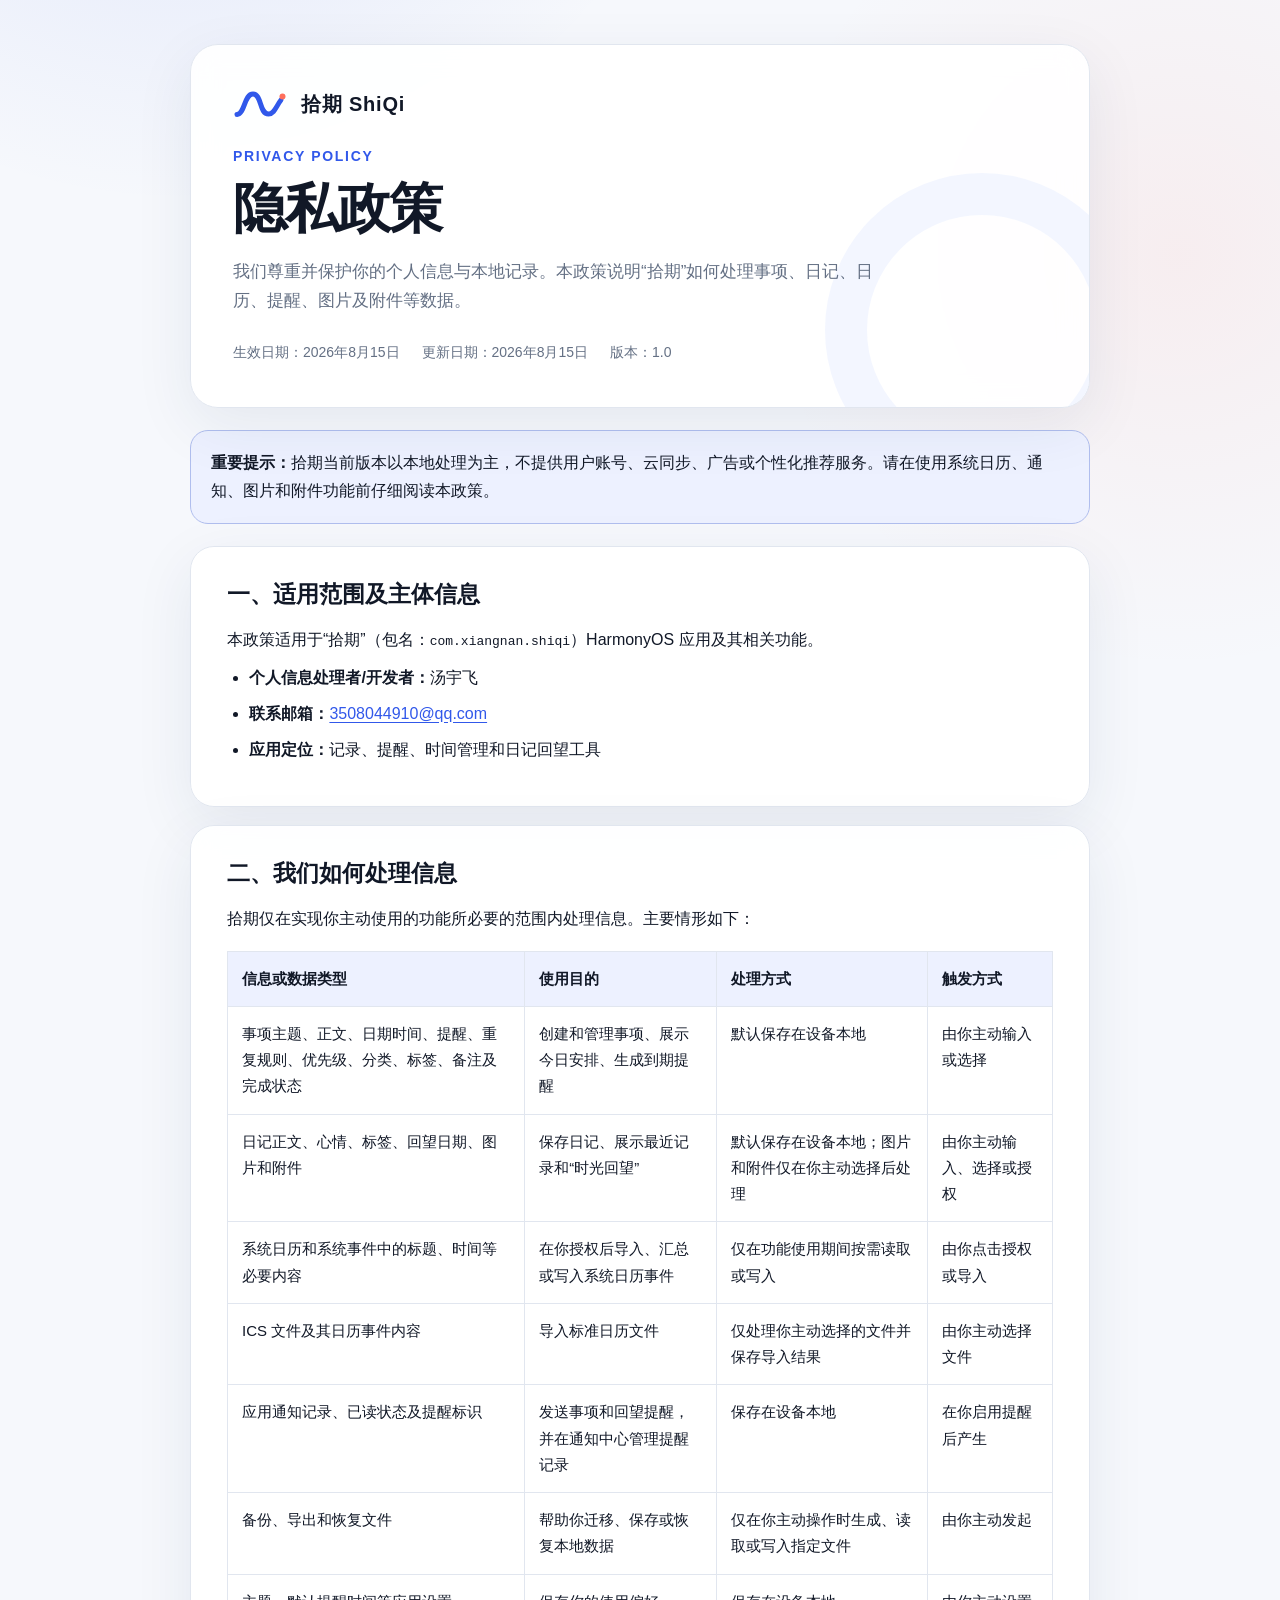
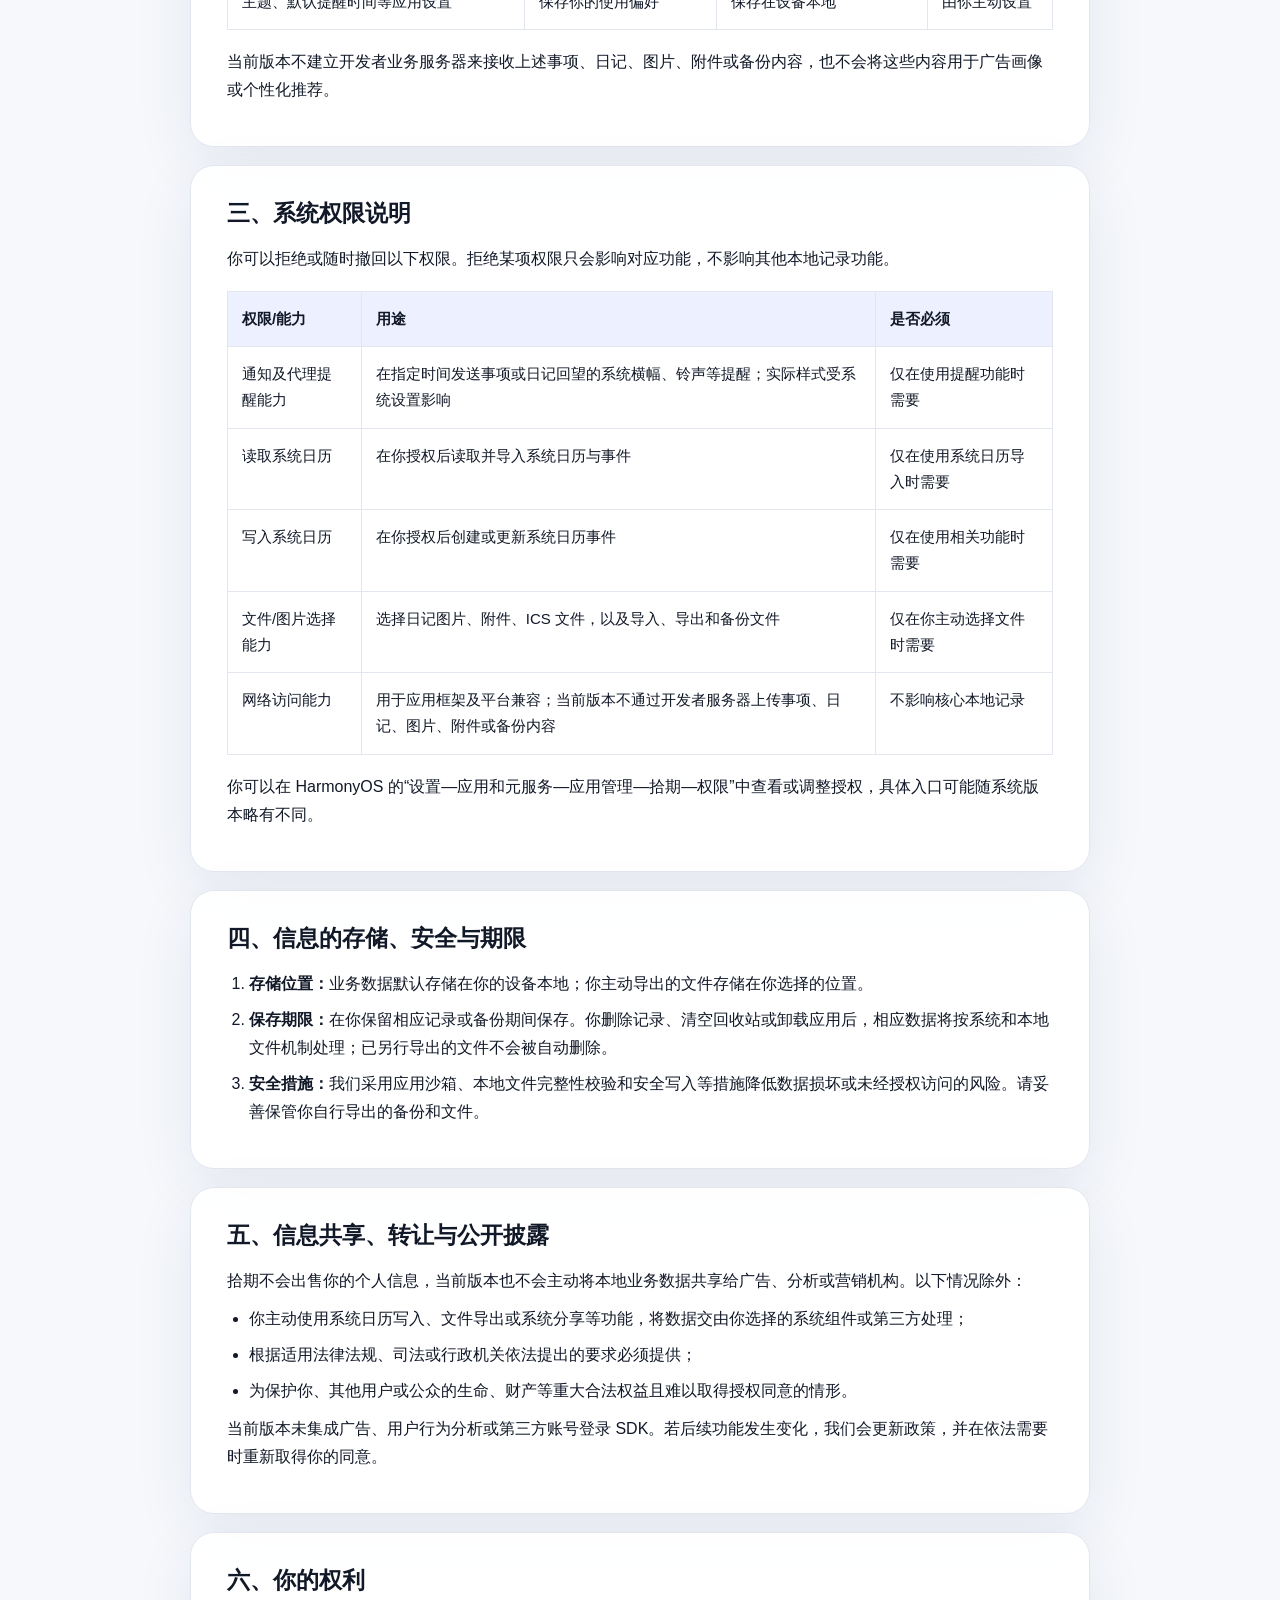
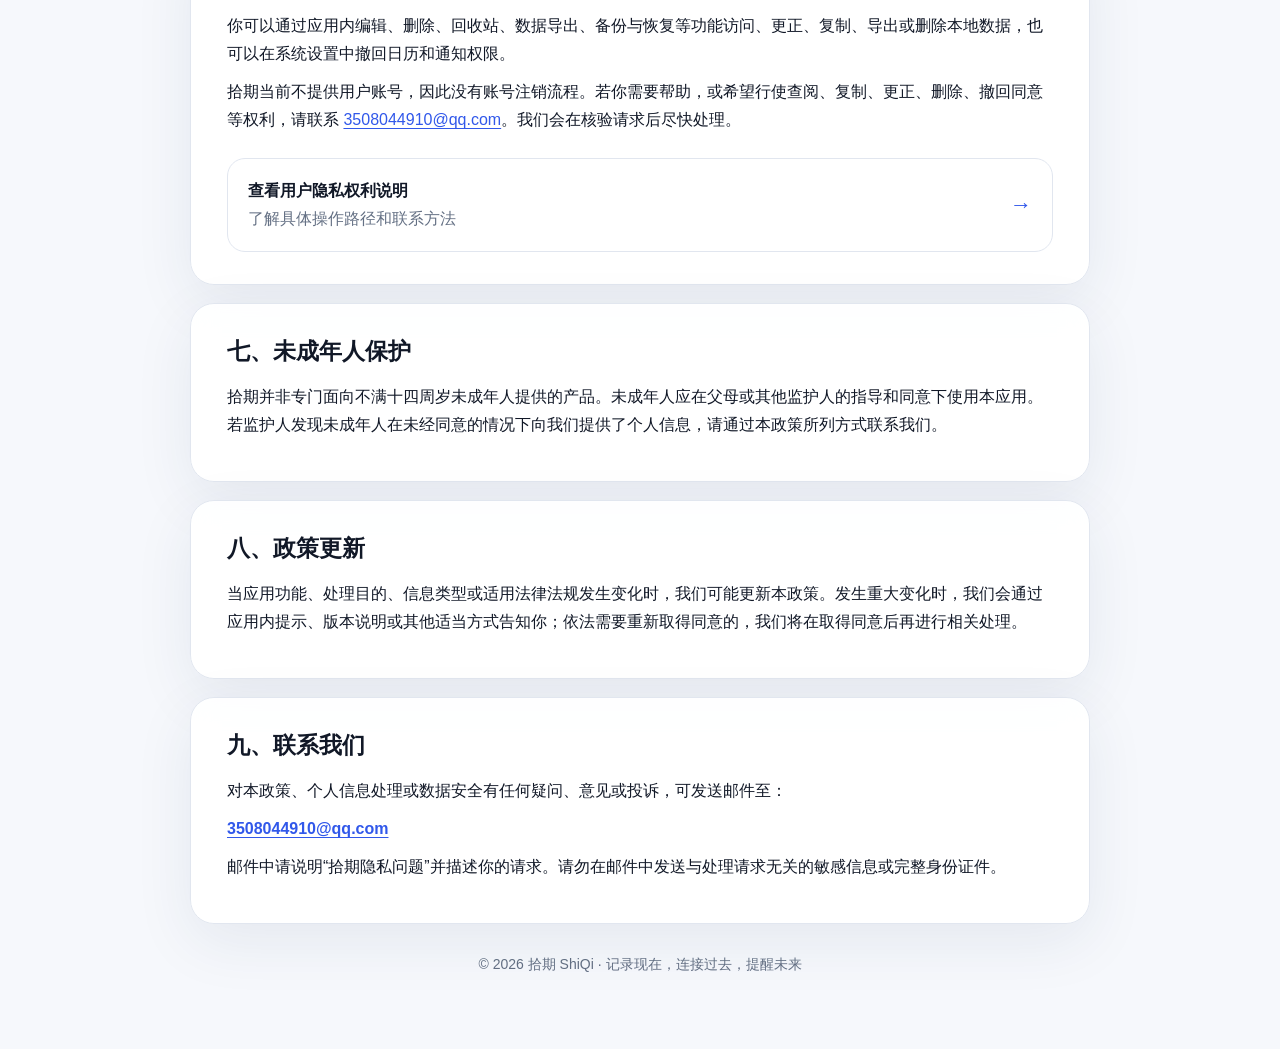
<file: index.html>
<!doctype html>
<html lang="zh-CN">
<head>
  <meta charset="utf-8">
  <meta name="viewport" content="width=device-width, initial-scale=1">
  <meta name="description" content="拾期（ShiQi）应用隐私政策">
  <meta name="theme-color" content="#3158ea">
  <title>拾期隐私政策</title>
  <link rel="stylesheet" href="styles.css">
</head>
<body>
  <main class="shell">
    <header class="hero">
      <div class="brand">
        <svg class="mark" viewBox="0 0 108 70" aria-hidden="true">
          <path d="M8 55C24 54 22 14 40 14s12 40 31 40c12 0 16-17 25-28" fill="none" stroke="#3158ea" stroke-width="10" stroke-linecap="round"/>
          <circle cx="99" cy="19" r="6" fill="#ff705c"/>
        </svg>
        <span>拾期 ShiQi</span>
      </div>
      <p class="eyebrow">PRIVACY POLICY</p>
      <h1>隐私政策</h1>
      <p class="summary">我们尊重并保护你的个人信息与本地记录。本政策说明“拾期”如何处理事项、日记、日历、提醒、图片及附件等数据。</p>
      <div class="meta">
        <span>生效日期：2026年8月15日</span>
        <span>更新日期：2026年8月15日</span>
        <span>版本：1.0</span>
      </div>
    </header>

    <div class="notice"><strong>重要提示：</strong>拾期当前版本以本地处理为主，不提供用户账号、云同步、广告或个性化推荐服务。请在使用系统日历、通知、图片和附件功能前仔细阅读本政策。</div>

    <section class="card">
      <h2>一、适用范围及主体信息</h2>
      <p>本政策适用于“拾期”（包名：<code>com.xiangnan.shiqi</code>）HarmonyOS 应用及其相关功能。</p>
      <ul>
        <li><strong>个人信息处理者/开发者：</strong>汤宇飞</li>
        <li><strong>联系邮箱：</strong><a href="mailto:3508044910@qq.com">3508044910@qq.com</a></li>
        <li><strong>应用定位：</strong>记录、提醒、时间管理和日记回望工具</li>
      </ul>
    </section>

    <section class="card">
      <h2>二、我们如何处理信息</h2>
      <p>拾期仅在实现你主动使用的功能所必要的范围内处理信息。主要情形如下：</p>
      <div class="table-wrap">
        <table>
          <thead><tr><th>信息或数据类型</th><th>使用目的</th><th>处理方式</th><th>触发方式</th></tr></thead>
          <tbody>
            <tr><td>事项主题、正文、日期时间、提醒、重复规则、优先级、分类、标签、备注及完成状态</td><td>创建和管理事项、展示今日安排、生成到期提醒</td><td>默认保存在设备本地</td><td>由你主动输入或选择</td></tr>
            <tr><td>日记正文、心情、标签、回望日期、图片和附件</td><td>保存日记、展示最近记录和“时光回望”</td><td>默认保存在设备本地；图片和附件仅在你主动选择后处理</td><td>由你主动输入、选择或授权</td></tr>
            <tr><td>系统日历和系统事件中的标题、时间等必要内容</td><td>在你授权后导入、汇总或写入系统日历事件</td><td>仅在功能使用期间按需读取或写入</td><td>由你点击授权或导入</td></tr>
            <tr><td>ICS 文件及其日历事件内容</td><td>导入标准日历文件</td><td>仅处理你主动选择的文件并保存导入结果</td><td>由你主动选择文件</td></tr>
            <tr><td>应用通知记录、已读状态及提醒标识</td><td>发送事项和回望提醒，并在通知中心管理提醒记录</td><td>保存在设备本地</td><td>在你启用提醒后产生</td></tr>
            <tr><td>备份、导出和恢复文件</td><td>帮助你迁移、保存或恢复本地数据</td><td>仅在你主动操作时生成、读取或写入指定文件</td><td>由你主动发起</td></tr>
            <tr><td>主题、默认提醒时间等应用设置</td><td>保存你的使用偏好</td><td>保存在设备本地</td><td>由你主动设置</td></tr>
          </tbody>
        </table>
      </div>
      <p>当前版本不建立开发者业务服务器来接收上述事项、日记、图片、附件或备份内容，也不会将这些内容用于广告画像或个性化推荐。</p>
    </section>

    <section class="card">
      <h2>三、系统权限说明</h2>
      <p>你可以拒绝或随时撤回以下权限。拒绝某项权限只会影响对应功能，不影响其他本地记录功能。</p>
      <div class="table-wrap">
        <table>
          <thead><tr><th>权限/能力</th><th>用途</th><th>是否必须</th></tr></thead>
          <tbody>
            <tr><td>通知及代理提醒能力</td><td>在指定时间发送事项或日记回望的系统横幅、铃声等提醒；实际样式受系统设置影响</td><td>仅在使用提醒功能时需要</td></tr>
            <tr><td>读取系统日历</td><td>在你授权后读取并导入系统日历与事件</td><td>仅在使用系统日历导入时需要</td></tr>
            <tr><td>写入系统日历</td><td>在你授权后创建或更新系统日历事件</td><td>仅在使用相关功能时需要</td></tr>
            <tr><td>文件/图片选择能力</td><td>选择日记图片、附件、ICS 文件，以及导入、导出和备份文件</td><td>仅在你主动选择文件时需要</td></tr>
            <tr><td>网络访问能力</td><td>用于应用框架及平台兼容；当前版本不通过开发者服务器上传事项、日记、图片、附件或备份内容</td><td>不影响核心本地记录</td></tr>
          </tbody>
        </table>
      </div>
      <p>你可以在 HarmonyOS 的“设置—应用和元服务—应用管理—拾期—权限”中查看或调整授权，具体入口可能随系统版本略有不同。</p>
    </section>

    <section class="card">
      <h2>四、信息的存储、安全与期限</h2>
      <ol>
        <li><strong>存储位置：</strong>业务数据默认存储在你的设备本地；你主动导出的文件存储在你选择的位置。</li>
        <li><strong>保存期限：</strong>在你保留相应记录或备份期间保存。你删除记录、清空回收站或卸载应用后，相应数据将按系统和本地文件机制处理；已另行导出的文件不会被自动删除。</li>
        <li><strong>安全措施：</strong>我们采用应用沙箱、本地文件完整性校验和安全写入等措施降低数据损坏或未经授权访问的风险。请妥善保管你自行导出的备份和文件。</li>
      </ol>
    </section>

    <section class="card">
      <h2>五、信息共享、转让与公开披露</h2>
      <p>拾期不会出售你的个人信息，当前版本也不会主动将本地业务数据共享给广告、分析或营销机构。以下情况除外：</p>
      <ul>
        <li>你主动使用系统日历写入、文件导出或系统分享等功能，将数据交由你选择的系统组件或第三方处理；</li>
        <li>根据适用法律法规、司法或行政机关依法提出的要求必须提供；</li>
        <li>为保护你、其他用户或公众的生命、财产等重大合法权益且难以取得授权同意的情形。</li>
      </ul>
      <p>当前版本未集成广告、用户行为分析或第三方账号登录 SDK。若后续功能发生变化，我们会更新政策，并在依法需要时重新取得你的同意。</p>
    </section>

    <section class="card">
      <h2>六、你的权利</h2>
      <p>你可以通过应用内编辑、删除、回收站、数据导出、备份与恢复等功能访问、更正、复制、导出或删除本地数据，也可以在系统设置中撤回日历和通知权限。</p>
      <p>拾期当前不提供用户账号，因此没有账号注销流程。若你需要帮助，或希望行使查阅、复制、更正、删除、撤回同意等权利，请联系 <a href="mailto:3508044910@qq.com">3508044910@qq.com</a>。我们会在核验请求后尽快处理。</p>
      <a class="link-card" href="rights.html"><span><strong>查看用户隐私权利说明</strong>了解具体操作路径和联系方法</span><span class="arrow">→</span></a>
    </section>

    <section class="card">
      <h2>七、未成年人保护</h2>
      <p>拾期并非专门面向不满十四周岁未成年人提供的产品。未成年人应在父母或其他监护人的指导和同意下使用本应用。若监护人发现未成年人在未经同意的情况下向我们提供了个人信息，请通过本政策所列方式联系我们。</p>
    </section>

    <section class="card">
      <h2>八、政策更新</h2>
      <p>当应用功能、处理目的、信息类型或适用法律法规发生变化时，我们可能更新本政策。发生重大变化时，我们会通过应用内提示、版本说明或其他适当方式告知你；依法需要重新取得同意的，我们将在取得同意后再进行相关处理。</p>
    </section>

    <section class="card">
      <h2>九、联系我们</h2>
      <p>对本政策、个人信息处理或数据安全有任何疑问、意见或投诉，可发送邮件至：</p>
      <p><strong><a href="mailto:3508044910@qq.com">3508044910@qq.com</a></strong></p>
      <p>邮件中请说明“拾期隐私问题”并描述你的请求。请勿在邮件中发送与处理请求无关的敏感信息或完整身份证件。</p>
    </section>

    <footer>© 2026 拾期 ShiQi · 记录现在，连接过去，提醒未来</footer>
  </main>
</body>
</html>
</file>
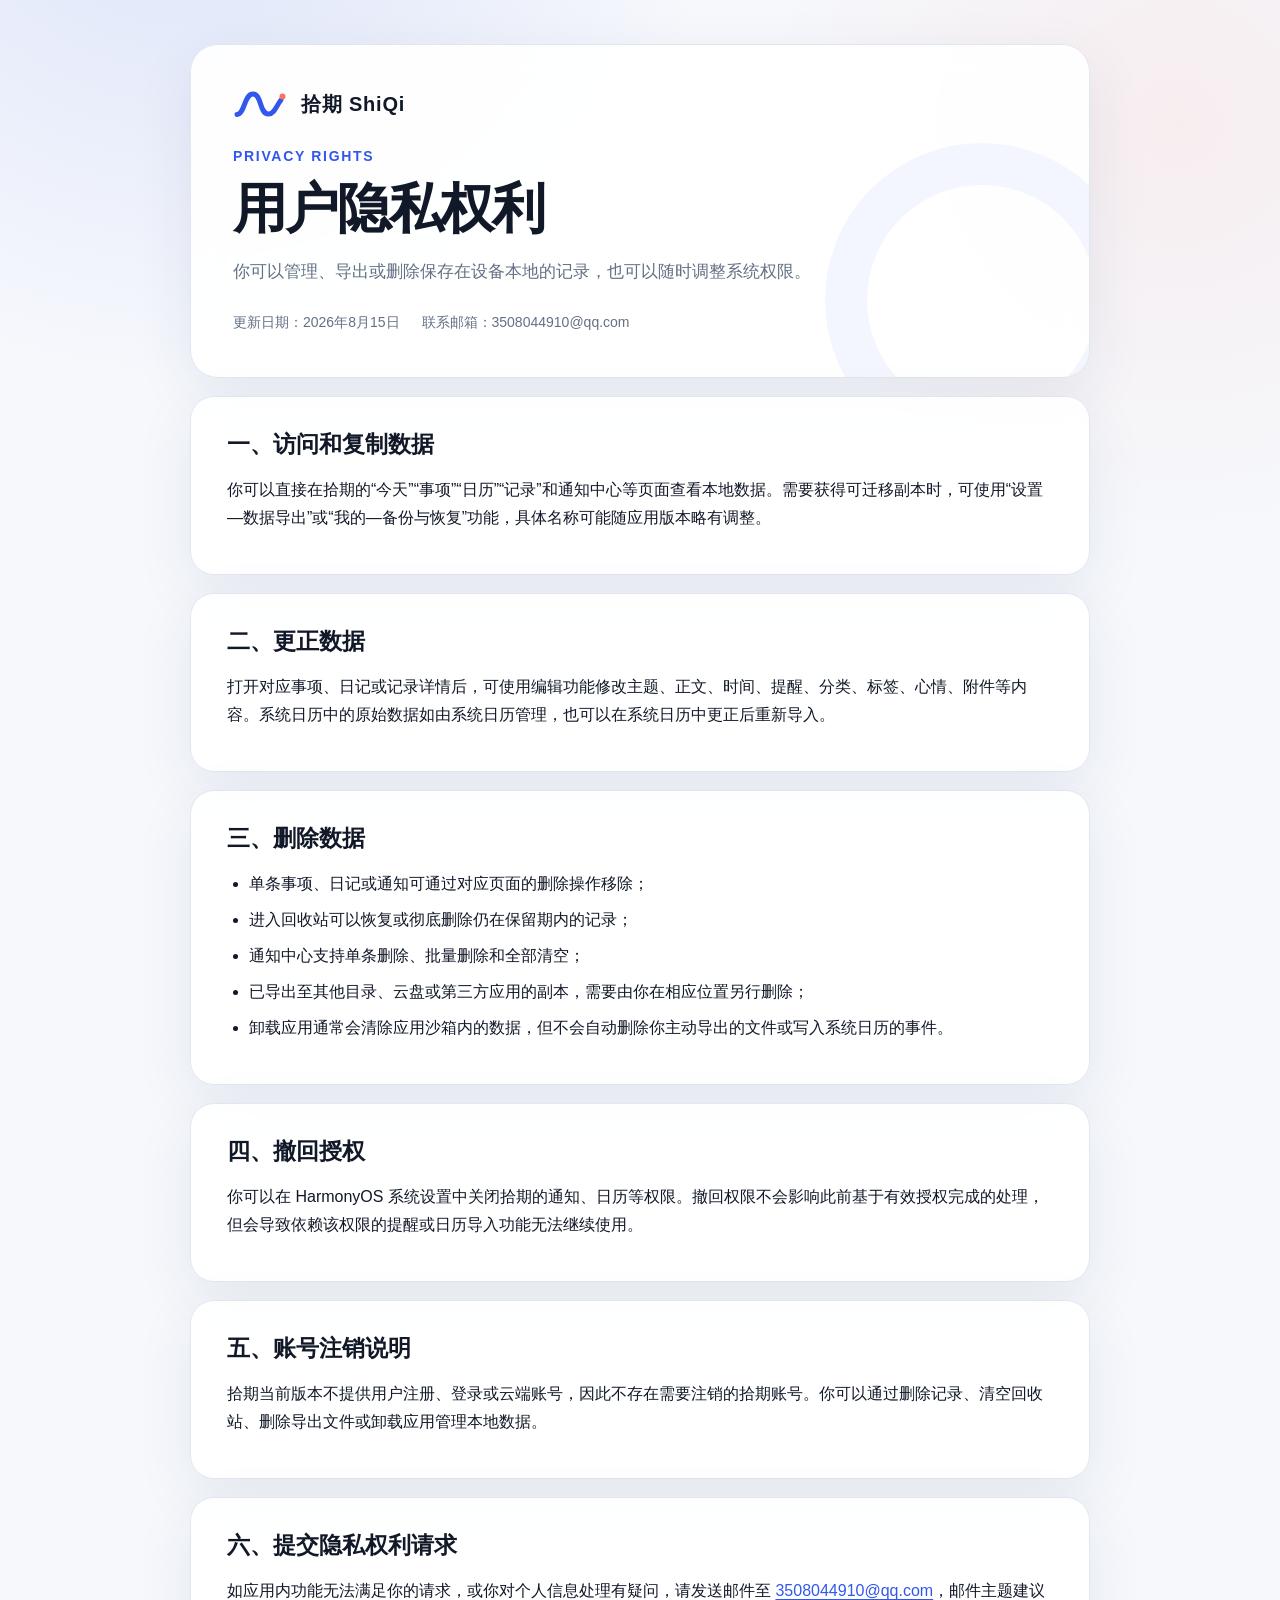
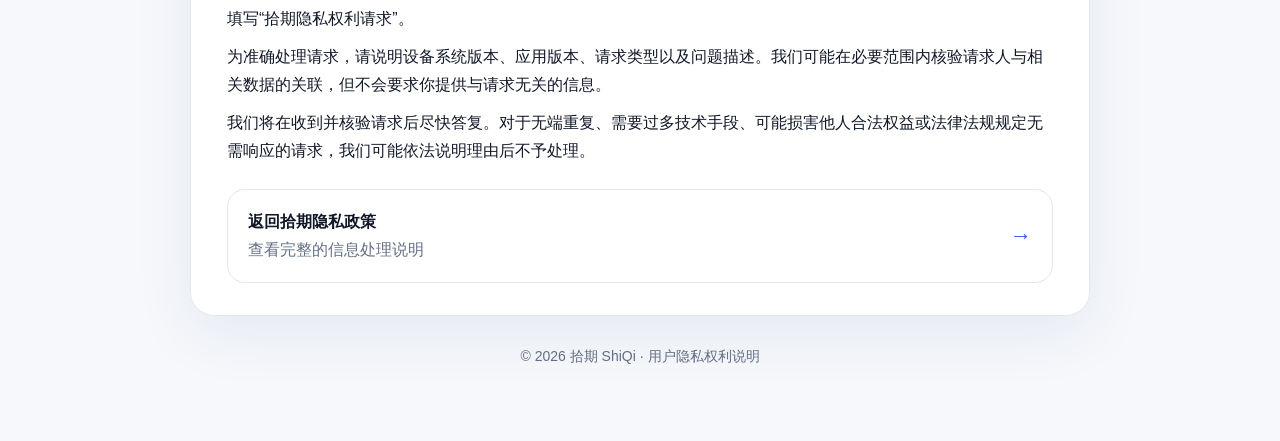
<file: rights.html>
<!doctype html>
<html lang="zh-CN">
<head>
  <meta charset="utf-8">
  <meta name="viewport" content="width=device-width, initial-scale=1">
  <meta name="description" content="拾期（ShiQi）用户隐私权利说明">
  <meta name="theme-color" content="#3158ea">
  <title>拾期用户隐私权利说明</title>
  <link rel="stylesheet" href="styles.css">
</head>
<body>
  <main class="shell">
    <header class="hero">
      <div class="brand">
        <svg class="mark" viewBox="0 0 108 70" aria-hidden="true">
          <path d="M8 55C24 54 22 14 40 14s12 40 31 40c12 0 16-17 25-28" fill="none" stroke="#3158ea" stroke-width="10" stroke-linecap="round"/>
          <circle cx="99" cy="19" r="6" fill="#ff705c"/>
        </svg>
        <span>拾期 ShiQi</span>
      </div>
      <p class="eyebrow">PRIVACY RIGHTS</p>
      <h1>用户隐私权利</h1>
      <p class="summary">你可以管理、导出或删除保存在设备本地的记录，也可以随时调整系统权限。</p>
      <div class="meta"><span>更新日期：2026年8月15日</span><span>联系邮箱：3508044910@qq.com</span></div>
    </header>

    <section class="card">
      <h2>一、访问和复制数据</h2>
      <p>你可以直接在拾期的“今天”“事项”“日历”“记录”和通知中心等页面查看本地数据。需要获得可迁移副本时，可使用“设置—数据导出”或“我的—备份与恢复”功能，具体名称可能随应用版本略有调整。</p>
    </section>

    <section class="card">
      <h2>二、更正数据</h2>
      <p>打开对应事项、日记或记录详情后，可使用编辑功能修改主题、正文、时间、提醒、分类、标签、心情、附件等内容。系统日历中的原始数据如由系统日历管理，也可以在系统日历中更正后重新导入。</p>
    </section>

    <section class="card">
      <h2>三、删除数据</h2>
      <ul>
        <li>单条事项、日记或通知可通过对应页面的删除操作移除；</li>
        <li>进入回收站可以恢复或彻底删除仍在保留期内的记录；</li>
        <li>通知中心支持单条删除、批量删除和全部清空；</li>
        <li>已导出至其他目录、云盘或第三方应用的副本，需要由你在相应位置另行删除；</li>
        <li>卸载应用通常会清除应用沙箱内的数据，但不会自动删除你主动导出的文件或写入系统日历的事件。</li>
      </ul>
    </section>

    <section class="card">
      <h2>四、撤回授权</h2>
      <p>你可以在 HarmonyOS 系统设置中关闭拾期的通知、日历等权限。撤回权限不会影响此前基于有效授权完成的处理，但会导致依赖该权限的提醒或日历导入功能无法继续使用。</p>
    </section>

    <section class="card">
      <h2>五、账号注销说明</h2>
      <p>拾期当前版本不提供用户注册、登录或云端账号，因此不存在需要注销的拾期账号。你可以通过删除记录、清空回收站、删除导出文件或卸载应用管理本地数据。</p>
    </section>

    <section class="card">
      <h2>六、提交隐私权利请求</h2>
      <p>如应用内功能无法满足你的请求，或你对个人信息处理有疑问，请发送邮件至 <a href="mailto:3508044910@qq.com">3508044910@qq.com</a>，邮件主题建议填写“拾期隐私权利请求”。</p>
      <p>为准确处理请求，请说明设备系统版本、应用版本、请求类型以及问题描述。我们可能在必要范围内核验请求人与相关数据的关联，但不会要求你提供与请求无关的信息。</p>
      <p>我们将在收到并核验请求后尽快答复。对于无端重复、需要过多技术手段、可能损害他人合法权益或法律法规规定无需响应的请求，我们可能依法说明理由后不予处理。</p>
      <a class="link-card" href="index.html"><span><strong>返回拾期隐私政策</strong>查看完整的信息处理说明</span><span class="arrow">→</span></a>
    </section>

    <footer>© 2026 拾期 ShiQi · 用户隐私权利说明</footer>
  </main>
</body>
</html>
</file>
<file: styles.css>
:root {
  color-scheme: light dark;
  --bg: #f6f8fc;
  --surface: rgba(255, 255, 255, 0.92);
  --surface-strong: #ffffff;
  --text: #111827;
  --muted: #647084;
  --line: #e1e6ef;
  --primary: #3158ea;
  --primary-soft: #edf1ff;
  --accent: #ff705c;
  --shadow: 0 18px 60px rgba(28, 45, 94, 0.08);
}

@media (prefers-color-scheme: dark) {
  :root {
    --bg: #0d0f14;
    --surface: rgba(24, 27, 34, 0.94);
    --surface-strong: #181b22;
    --text: #f5f7fb;
    --muted: #a8b0c0;
    --line: #2b303a;
    --primary: #6e8cff;
    --primary-soft: #202a50;
    --accent: #ff816f;
    --shadow: 0 18px 60px rgba(0, 0, 0, 0.24);
  }
}

* { box-sizing: border-box; }
html { scroll-behavior: smooth; }

body {
  margin: 0;
  min-width: 320px;
  background:
    radial-gradient(circle at 14% -8%, rgba(49, 88, 234, 0.13), transparent 34rem),
    radial-gradient(circle at 92% 6%, rgba(255, 112, 92, 0.08), transparent 26rem),
    var(--bg);
  color: var(--text);
  font-family: -apple-system, BlinkMacSystemFont, "HarmonyOS Sans SC", "Segoe UI", "PingFang SC", "Microsoft YaHei", sans-serif;
  line-height: 1.75;
}

a { color: var(--primary); text-underline-offset: 3px; }
a:hover { text-decoration-thickness: 2px; }

.shell {
  width: min(900px, calc(100% - 32px));
  margin: 0 auto;
  padding: 44px 0 72px;
}

.hero, .card {
  background: var(--surface);
  border: 1px solid var(--line);
  box-shadow: var(--shadow);
  backdrop-filter: blur(14px);
}

.hero {
  position: relative;
  overflow: hidden;
  padding: 42px;
  border-radius: 28px;
}

.hero::after {
  content: "";
  position: absolute;
  right: -50px;
  bottom: -80px;
  width: 230px;
  height: 230px;
  border: 42px solid var(--primary-soft);
  border-radius: 50%;
  opacity: 0.65;
}

.brand {
  position: relative;
  z-index: 1;
  display: flex;
  align-items: center;
  gap: 14px;
  margin-bottom: 22px;
  font-size: 20px;
  font-weight: 750;
  letter-spacing: 0.04em;
}

.mark { width: 54px; height: 35px; flex: 0 0 auto; }
.eyebrow { position: relative; z-index: 1; margin: 0 0 8px; color: var(--primary); font-size: 14px; font-weight: 700; letter-spacing: 0.12em; }

h1 {
  position: relative;
  z-index: 1;
  margin: 0;
  font-size: clamp(34px, 7vw, 54px);
  line-height: 1.15;
  letter-spacing: -0.04em;
}

.summary { position: relative; z-index: 1; max-width: 660px; margin: 18px 0 0; color: var(--muted); font-size: 17px; }
.meta { position: relative; z-index: 1; display: flex; flex-wrap: wrap; gap: 10px 22px; margin-top: 24px; color: var(--muted); font-size: 14px; }

.notice {
  margin: 22px 0;
  padding: 18px 20px;
  border: 1px solid color-mix(in srgb, var(--primary) 28%, var(--line));
  border-radius: 18px;
  background: var(--primary-soft);
}

.card { margin-top: 18px; padding: 32px 36px; border-radius: 24px; }
h2 { margin: 0 0 16px; font-size: 23px; line-height: 1.35; }
h3 { margin: 24px 0 10px; font-size: 18px; }
p { margin: 10px 0; }
ul, ol { margin: 10px 0; padding-left: 1.4em; }
li + li { margin-top: 8px; }

.table-wrap { overflow-x: auto; margin: 18px 0; }
table { width: 100%; min-width: 650px; border-collapse: collapse; font-size: 15px; }
th, td { padding: 14px; border: 1px solid var(--line); text-align: left; vertical-align: top; }
th { background: var(--primary-soft); font-weight: 700; }

.link-card {
  display: flex;
  justify-content: space-between;
  gap: 20px;
  align-items: center;
  margin-top: 24px;
  padding: 18px 20px;
  border: 1px solid var(--line);
  border-radius: 18px;
  background: var(--surface-strong);
  text-decoration: none;
}

.link-card strong { display: block; color: var(--text); }
.link-card span { color: var(--muted); }
.arrow { color: var(--primary) !important; font-size: 22px; }
footer { padding: 28px 10px 0; color: var(--muted); text-align: center; font-size: 14px; }

@media (max-width: 640px) {
  .shell { width: min(100% - 20px, 900px); padding-top: 10px; }
  .hero { padding: 28px 24px; border-radius: 22px; }
  .card { padding: 26px 22px; border-radius: 20px; }
  .summary { font-size: 16px; }
}
</file>
